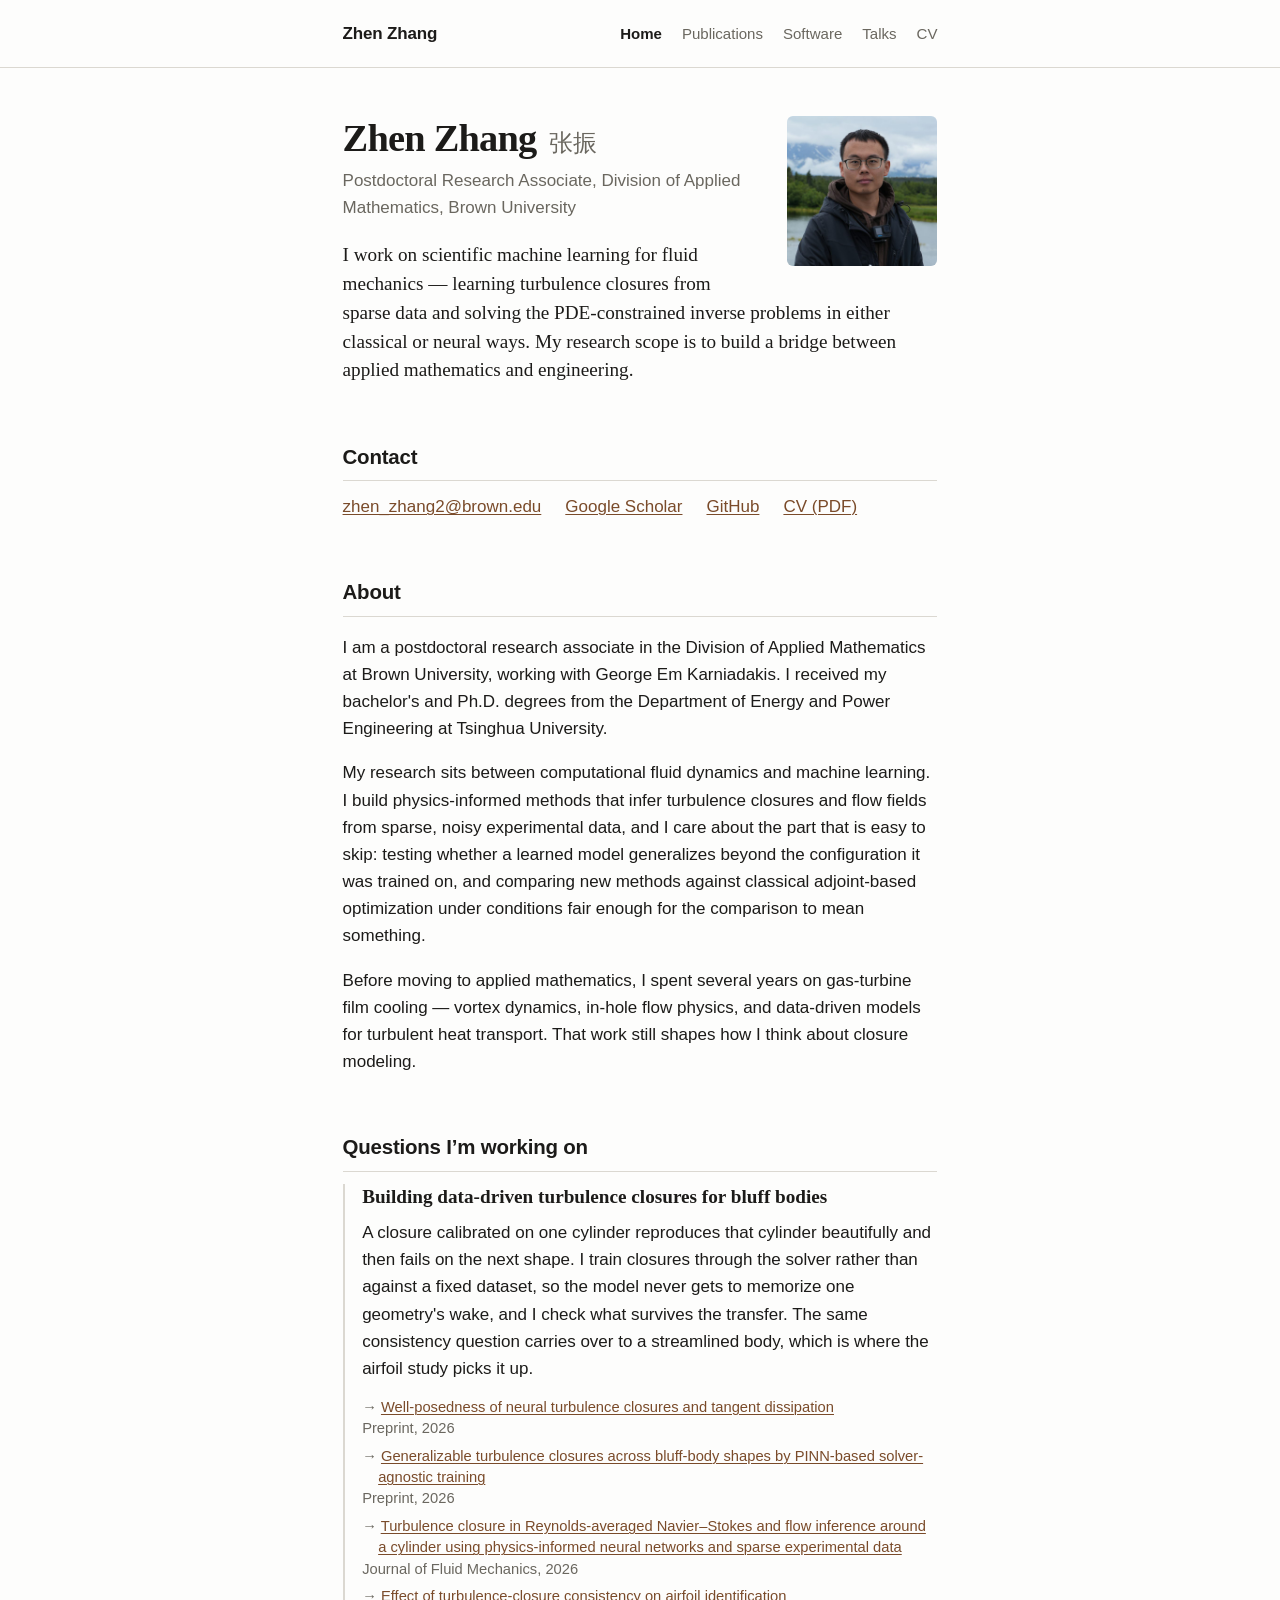
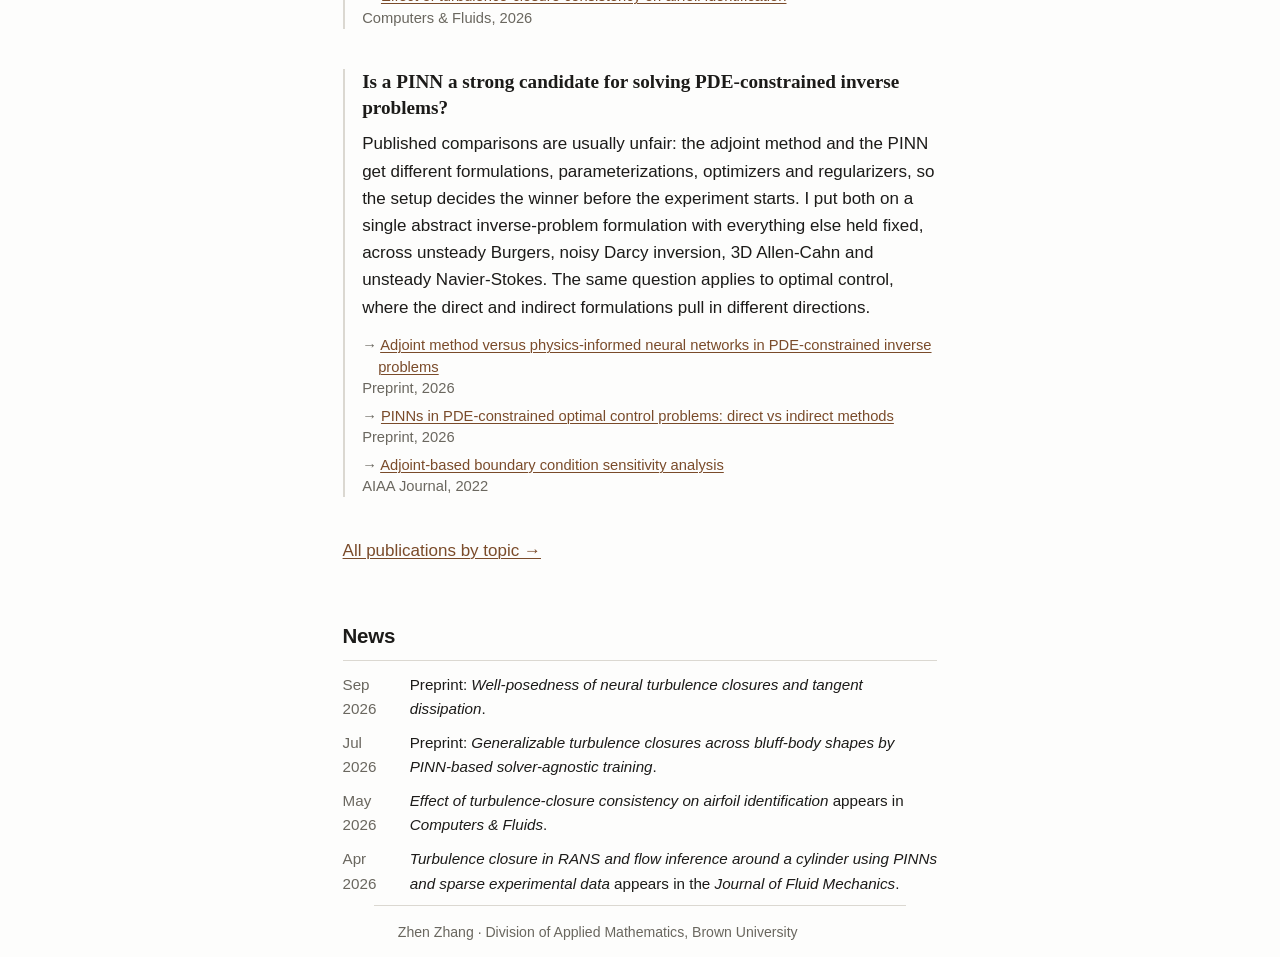
<file: index.html>
<!DOCTYPE html>
<html lang="en">
<head>
<meta charset="utf-8">
<meta name="viewport" content="width=device-width, initial-scale=1">
<title>Zhen Zhang</title>
<meta name="description" content="Zhen Zhang — scientific machine learning for fluid mechanics: turbulence closure, flow inference, and PDE-constrained inverse problems. Division of Applied Mathematics, Brown University.">
<meta name="author" content="Zhen Zhang">
<meta property="og:title" content="Zhen Zhang">
<meta property="og:description" content="Scientific machine learning for fluid mechanics — turbulence closure, flow inference, and PDE-constrained inverse problems.">
<meta property="og:type" content="profile">
<link rel="icon" href="assets/favicon.svg" type="image/svg+xml">
<link rel="stylesheet" href="assets/style.css">
<script type="module" src="assets/site.js"></script>
</head>
<body>

<header class="masthead">
  <div class="wrap">
    <a class="brand" href="index.html">Zhen Zhang</a>
    <nav>
      <a href="index.html" aria-current="page">Home</a>
      <a href="publications.html">Publications</a>
      <a href="software.html">Software</a>
      <a href="talks.html">Talks</a>
      <a href="cv.pdf">CV</a>
    </nav>
  </div>
</header>

<main class="wrap">

  <section class="hero" data-render="hero"></section>

  <noscript>
    <p class="error">This page renders its publication list with JavaScript.
    With JavaScript disabled, see the
    <a href="https://scholar.google.com/citations?user=QUzLPYgAAAAJ&amp;hl=en">Google Scholar profile</a>
    instead.</p>
  </noscript>

  <h2 id="contact">Contact</h2>
  <div data-render="contact"></div>

  <h2 id="about">About</h2>
  <div data-render="about"></div>

  <h2 id="questions">Questions I&rsquo;m working on</h2>
  <div data-render="questions"></div>
  <p><a href="publications.html">All publications by topic &rarr;</a></p>

  <h2 id="news">News</h2>
  <div data-render="news"></div>

</main>

<footer class="wrap">
  <p>Zhen Zhang &middot; Division of Applied Mathematics, Brown University</p>
</footer>

</body>
</html>
</file>
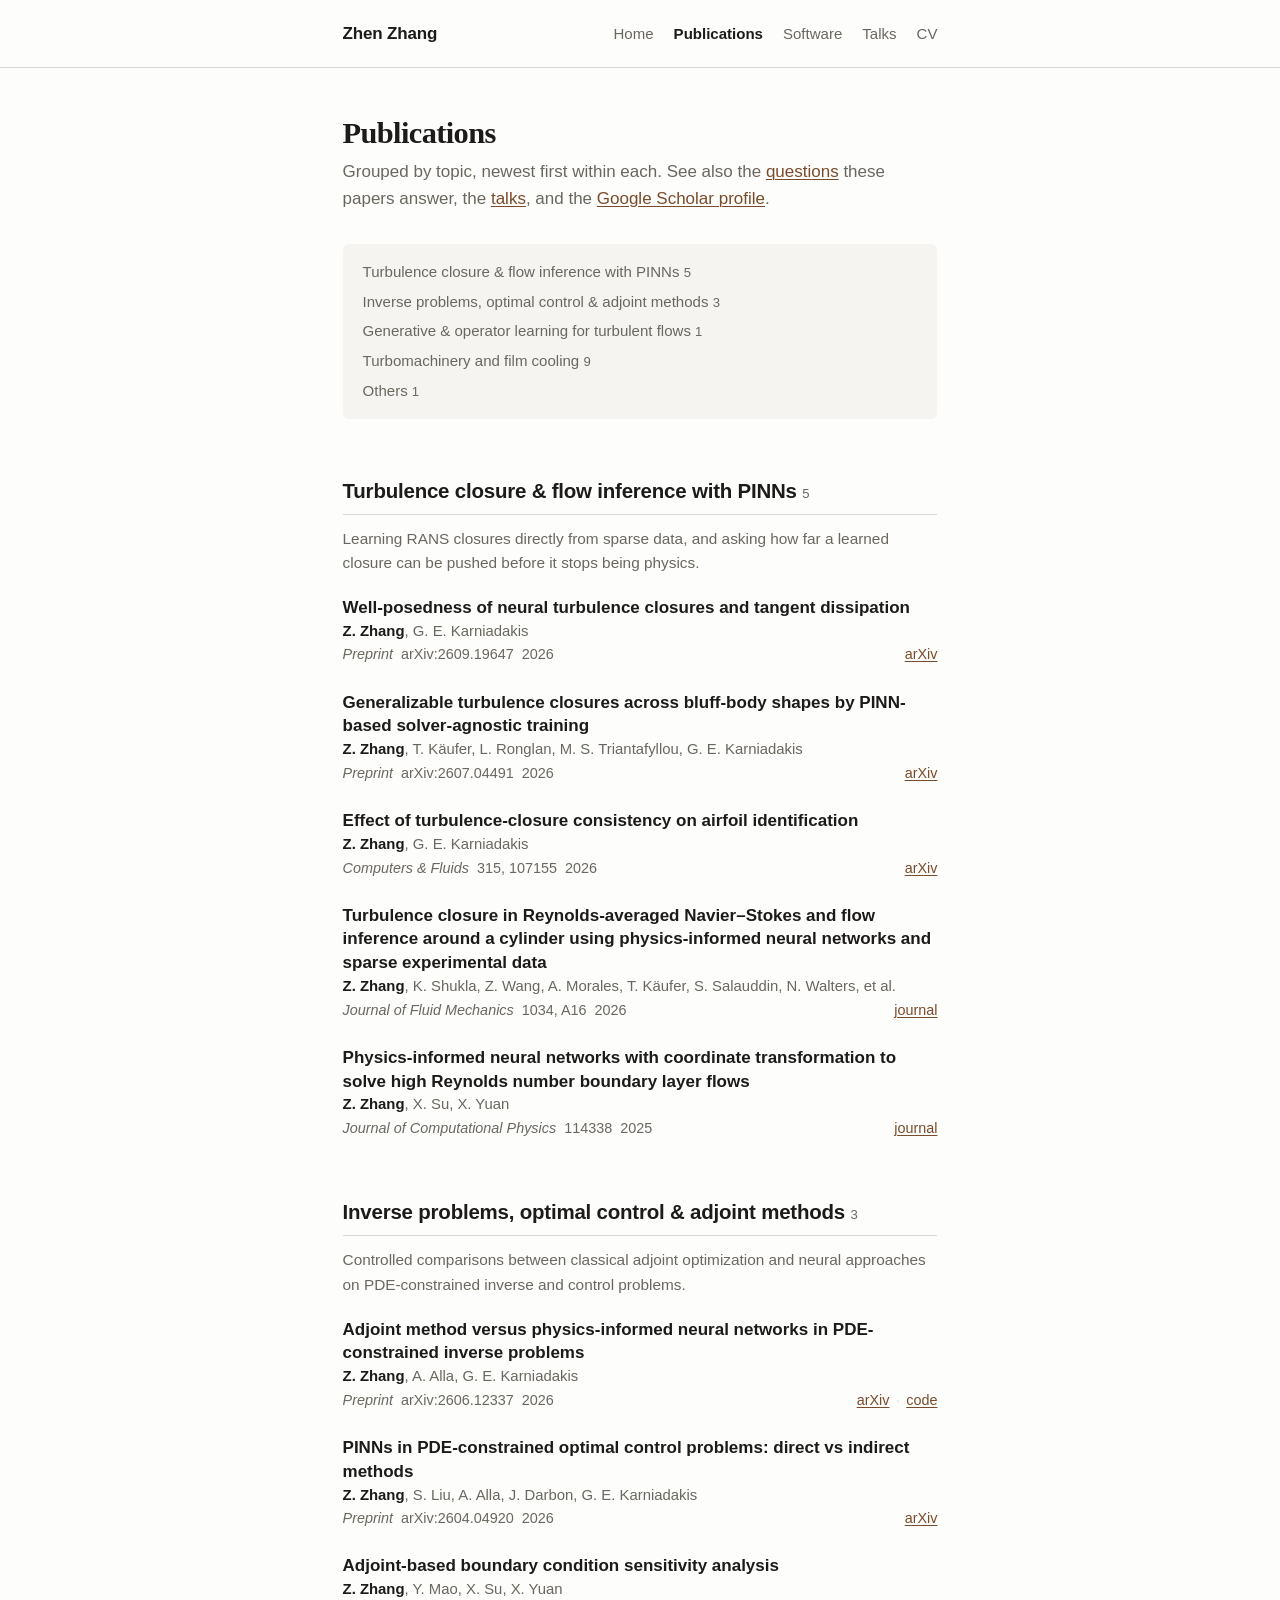
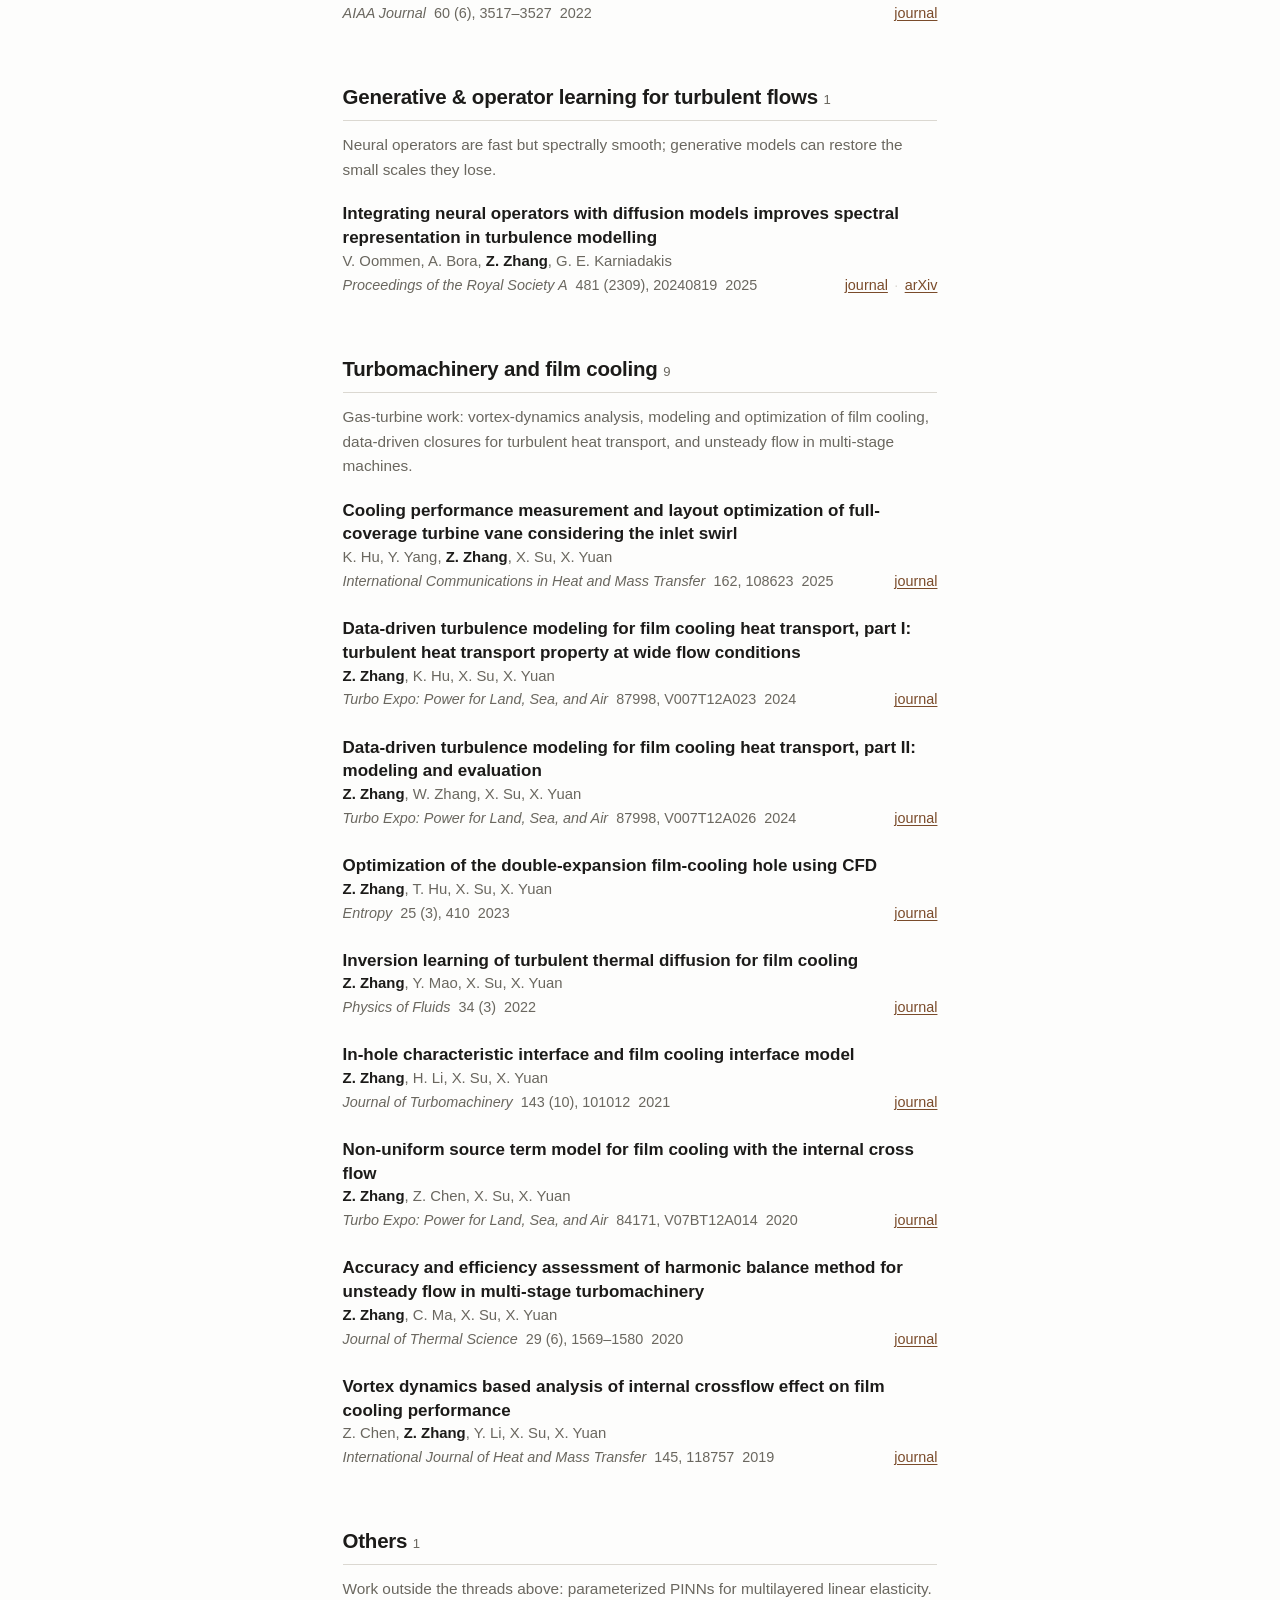
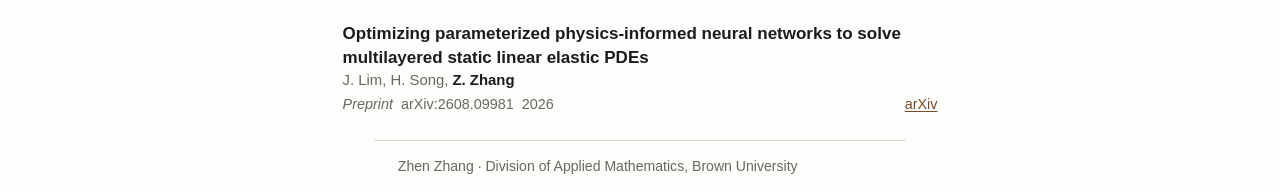
<file: publications.html>
<!DOCTYPE html>
<html lang="en">
<head>
<meta charset="utf-8">
<meta name="viewport" content="width=device-width, initial-scale=1">
<title>Publications — Zhen Zhang</title>
<meta name="description" content="Publications of Zhen Zhang, grouped by research topic: turbulence closure, inverse problems and adjoint methods, generative and operator learning, turbomachinery and film cooling, and others.">
<link rel="icon" href="assets/favicon.svg" type="image/svg+xml">
<link rel="stylesheet" href="assets/style.css">
<script type="module" src="assets/site.js"></script>
</head>
<body>

<header class="masthead">
  <div class="wrap">
    <a class="brand" href="index.html">Zhen Zhang</a>
    <nav>
      <a href="index.html">Home</a>
      <a href="publications.html" aria-current="page">Publications</a>
      <a href="software.html">Software</a>
      <a href="talks.html">Talks</a>
      <a href="cv.pdf">CV</a>
    </nav>
  </div>
</header>

<main class="wrap">

  <div class="page-title">
    <h1>Publications</h1>
    <p>Grouped by topic, newest first within each. See also the
      <a href="index.html#questions">questions</a> these papers answer, the
      <a href="talks.html">talks</a>, and the
      <a href="https://scholar.google.com/citations?user=QUzLPYgAAAAJ&amp;hl=en">Google Scholar profile</a>.</p>
  </div>

  <noscript>
    <p class="error">This page renders its publication list with JavaScript.
    With JavaScript disabled, see the
    <a href="https://scholar.google.com/citations?user=QUzLPYgAAAAJ&amp;hl=en">Google Scholar profile</a>
    instead.</p>
  </noscript>

  <nav class="topic-nav" data-render="topic-nav" aria-label="Topics"></nav>

  <div data-render="topics"></div>

</main>

<footer class="wrap">
  <p>Zhen Zhang &middot; Division of Applied Mathematics, Brown University</p>
</footer>

</body>
</html>
</file>
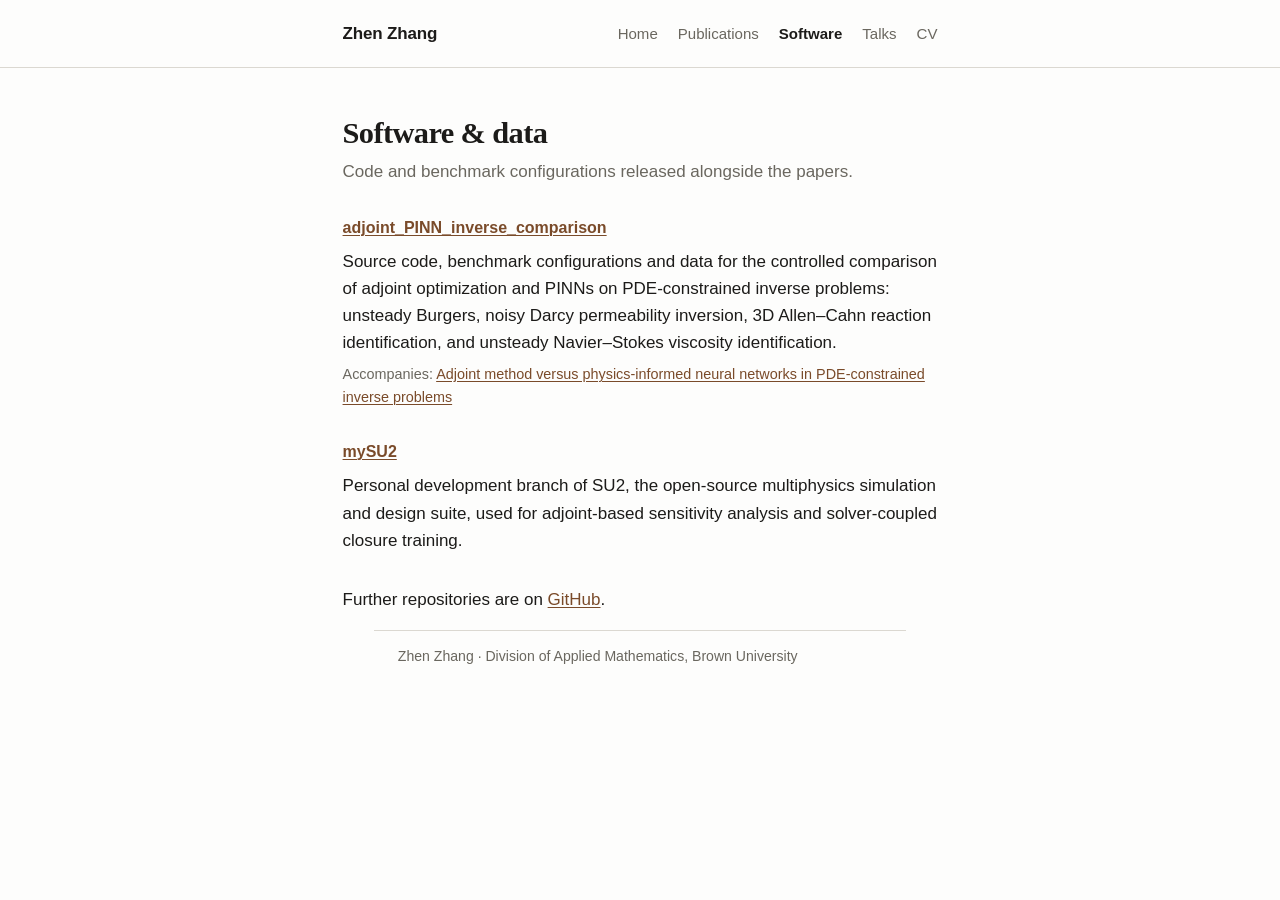
<file: software.html>
<!DOCTYPE html>
<html lang="en">
<head>
<meta charset="utf-8">
<meta name="viewport" content="width=device-width, initial-scale=1">
<title>Software &amp; data — Zhen Zhang</title>
<meta name="description" content="Released code and benchmark data accompanying Zhen Zhang's research in scientific machine learning and computational fluid dynamics.">
<link rel="icon" href="assets/favicon.svg" type="image/svg+xml">
<link rel="stylesheet" href="assets/style.css">
<script type="module" src="assets/site.js"></script>
</head>
<body>

<header class="masthead">
  <div class="wrap">
    <a class="brand" href="index.html">Zhen Zhang</a>
    <nav>
      <a href="index.html">Home</a>
      <a href="publications.html">Publications</a>
      <a href="software.html" aria-current="page">Software</a>
      <a href="talks.html">Talks</a>
      <a href="cv.pdf">CV</a>
    </nav>
  </div>
</header>

<main class="wrap">

  <div class="page-title">
    <h1>Software &amp; data</h1>
    <p>Code and benchmark configurations released alongside the papers.</p>
  </div>

  <div data-render="software"></div>

  <p>Further repositories are on <a href="https://github.com/zhangzhen117">GitHub</a>.</p>

</main>

<footer class="wrap">
  <p>Zhen Zhang &middot; Division of Applied Mathematics, Brown University</p>
</footer>

</body>
</html>
</file>
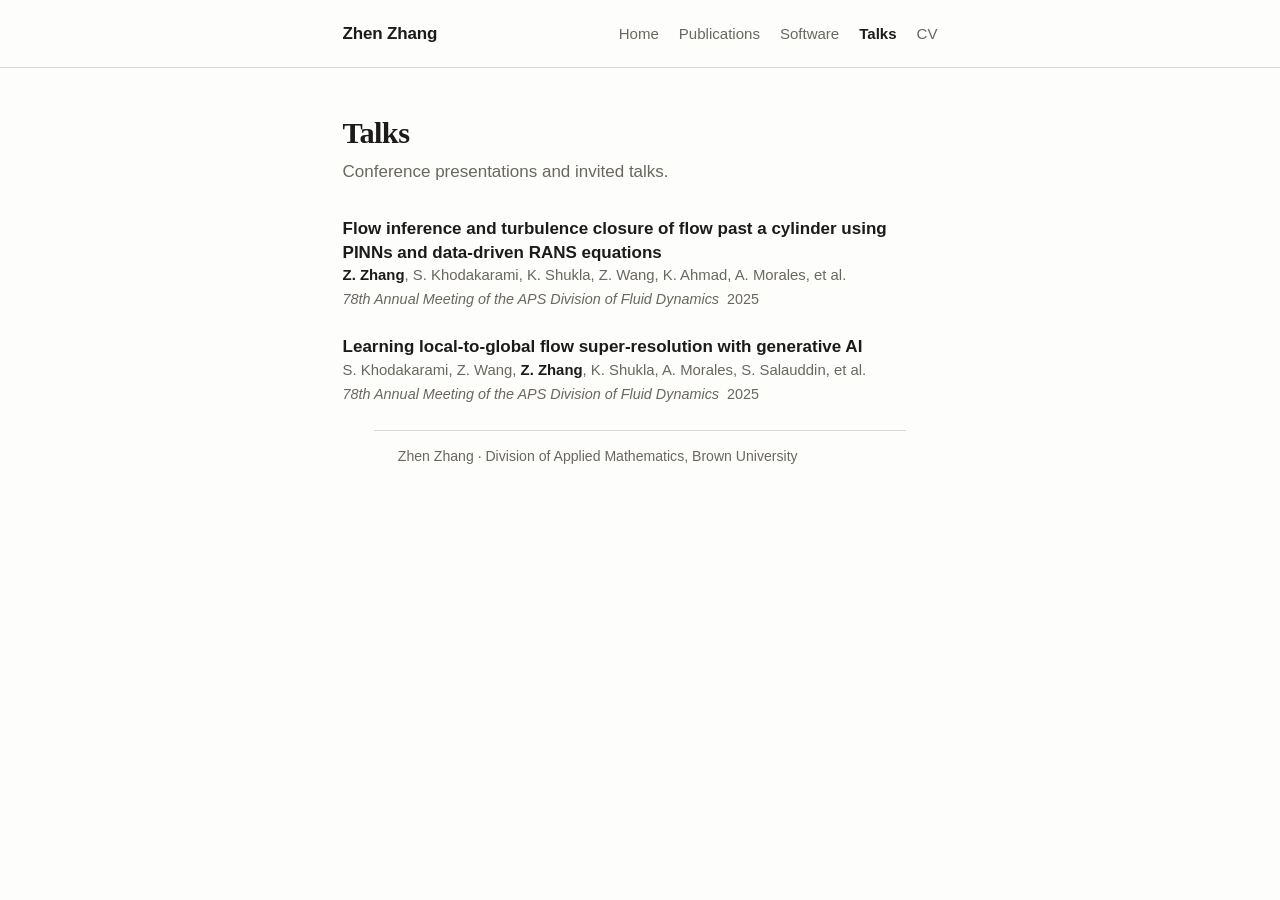
<file: talks.html>
<!DOCTYPE html>
<html lang="en">
<head>
<meta charset="utf-8">
<meta name="viewport" content="width=device-width, initial-scale=1">
<title>Talks — Zhen Zhang</title>
<meta name="description" content="Conference presentations and invited talks by Zhen Zhang.">
<link rel="icon" href="assets/favicon.svg" type="image/svg+xml">
<link rel="stylesheet" href="assets/style.css">
<script type="module" src="assets/site.js"></script>
</head>
<body>

<header class="masthead">
  <div class="wrap">
    <a class="brand" href="index.html">Zhen Zhang</a>
    <nav>
      <a href="index.html">Home</a>
      <a href="publications.html">Publications</a>
      <a href="software.html">Software</a>
      <a href="talks.html" aria-current="page">Talks</a>
      <a href="cv.pdf">CV</a>
    </nav>
  </div>
</header>

<main class="wrap">

  <div class="page-title">
    <h1>Talks</h1>
    <p>Conference presentations and invited talks.</p>
  </div>

  <noscript>
    <p class="error">This page renders its list with JavaScript. With JavaScript
    disabled, see the
    <a href="https://scholar.google.com/citations?user=QUzLPYgAAAAJ&amp;hl=en">Google Scholar profile</a>
    instead.</p>
  </noscript>

  <div data-render="talks"></div>

</main>

<footer class="wrap">
  <p>Zhen Zhang &middot; Division of Applied Mathematics, Brown University</p>
</footer>

</body>
</html>
</file>
<file: assets/style.css>
:root {
  --bg: #fdfdfc;
  --surface: #f5f4f1;
  --text: #1c1b19;
  --muted: #6a675f;
  --faint: #dbd8d1;
  --accent: #7a4b2a;
  --measure: 68ch;
  --font: -apple-system, BlinkMacSystemFont, "Segoe UI", Roboto, "Helvetica Neue",
    Arial, sans-serif;
  --serif: "Iowan Old Style", "Palatino Linotype", Palatino, Georgia, serif;
}

@media (prefers-color-scheme: dark) {
  :root {
    --bg: #161513;
    --surface: #201f1c;
    --text: #e8e6e1;
    --muted: #9c988e;
    --faint: #35332e;
    --accent: #d19a6a;
  }
}

*, *::before, *::after { box-sizing: border-box; }

html { -webkit-text-size-adjust: 100%; }

body {
  margin: 0;
  background: var(--bg);
  color: var(--text);
  font-family: var(--font);
  font-size: 17px;
  line-height: 1.6;
}

.wrap {
  max-width: var(--measure);
  margin: 0 auto;
  padding: 0 1.5rem;
}

a { color: var(--accent); text-decoration-thickness: 1px; text-underline-offset: 2px; }
a:hover { text-decoration-thickness: 2px; }

code {
  font-family: ui-monospace, SFMono-Regular, Menlo, Consolas, monospace;
  font-size: 0.9em;
  background: var(--surface);
  padding: 0.1em 0.35em;
  border-radius: 3px;
}

/* ---------- masthead ---------- */

.masthead {
  border-bottom: 1px solid var(--faint);
  margin-bottom: 3rem;
}

.masthead .wrap {
  display: flex;
  flex-wrap: wrap;
  gap: 0.5rem 1.5rem;
  align-items: baseline;
  justify-content: space-between;
  padding-top: 1.25rem;
  padding-bottom: 1.25rem;
}

.brand {
  font-weight: 600;
  color: var(--text);
  text-decoration: none;
  letter-spacing: -0.01em;
}

nav { display: flex; flex-wrap: wrap; gap: 1.25rem; }

nav a {
  color: var(--muted);
  text-decoration: none;
  font-size: 0.94rem;
}

nav a:hover, nav a[aria-current="page"] { color: var(--text); }
nav a[aria-current="page"] { font-weight: 600; }

/* ---------- headings ---------- */

h1 {
  font-family: var(--serif);
  font-size: 2.4rem;
  line-height: 1.15;
  letter-spacing: -0.02em;
  margin: 0 0 0.4rem;
}

h2 {
  font-size: 1.28rem;
  letter-spacing: -0.01em;
  margin: 3.5rem 0 0.75rem;
  padding-bottom: 0.4rem;
  border-bottom: 1px solid var(--faint);
}

h3 {
  font-family: var(--serif);
  font-size: 1.2rem;
  line-height: 1.35;
  margin: 0 0 0.6rem;
}

.page-title { margin-bottom: 2rem; }
.page-title h1 { font-size: 1.9rem; }
.page-title p { color: var(--muted); margin: 0; }

/* ---------- hero ---------- */

/* Narrow first: photo above the name. */
.hero {
  display: flex;
  flex-direction: column;
  align-items: flex-start;
  gap: 1.25rem;
}

.hero-text { min-width: 0; }

.hero-photo {
  width: 110px;
  height: 110px;
  border-radius: 6px;
  object-fit: cover;
  background: var(--surface);
}

/* Wider: float the photo so a long tagline wraps beside it and then reclaims
   the full measure, instead of running down a column the photo narrowed. */
@media (min-width: 34.0625rem) {
  .hero { display: block; }
  .hero::after { content: ""; display: table; clear: both; }

  .hero-photo {
    float: right;
    width: 150px;
    height: 150px;
    margin: 0 0 1rem 2rem;
  }
}

.name-zh {
  font-size: 0.62em;
  font-weight: 400;
  color: var(--muted);
  letter-spacing: 0.02em;
  margin-left: 0.15em;
  white-space: nowrap;
}

.hero .role { color: var(--muted); margin: 0 0 1.25rem; }

.hero .tagline {
  font-family: var(--serif);
  font-size: 1.2rem;
  line-height: 1.5;
  margin: 0;
}

/* ---------- questions ---------- */

.question {
  margin: 0 0 2.5rem;
  padding-left: 1.1rem;
  border-left: 2px solid var(--faint);
}

.question:hover { border-left-color: var(--accent); }
.question h3 { color: var(--text); }
.question > p { margin: 0 0 0.9rem; }

.pub-refs { list-style: none; margin: 0; padding: 0; }

.pub-ref {
  font-size: 0.92rem;
  line-height: 1.45;
  margin-bottom: 0.4rem;
  padding-left: 1rem;
  text-indent: -1rem;
}

.pub-ref::before { content: "→ "; color: var(--muted); }
.pub-ref-meta { color: var(--muted); display: block; }

/* ---------- topics & publications ---------- */

.topic-nav {
  display: flex;
  flex-direction: column;
  gap: 0.35rem;
  background: var(--surface);
  border-radius: 6px;
  padding: 1rem 1.25rem;
  margin-bottom: 1rem;
}

.topic-nav a { text-decoration: none; font-size: 0.94rem; }
.topic-nav a:hover { text-decoration: underline; }

.count {
  color: var(--muted);
  font-size: 0.82rem;
  font-weight: 400;
  font-variant-numeric: tabular-nums;
}

.topic-blurb { color: var(--muted); margin: 0 0 1.25rem; font-size: 0.96rem; }

.pubs { list-style: none; margin: 0; padding: 0; }

.pub { margin-bottom: 1.5rem; scroll-margin-top: 1.5rem; }
.pub:target { background: var(--surface); border-radius: 4px; padding: 0.6rem 0.8rem; margin-left: -0.8rem; }

.pub-title { font-weight: 600; line-height: 1.4; }
.pub-authors { color: var(--muted); font-size: 0.93rem; }
.pub-authors strong { color: var(--text); font-weight: 600; }

.pub-meta {
  font-size: 0.9rem;
  color: var(--muted);
  display: flex;
  flex-wrap: wrap;
  gap: 0.1rem 0.5rem;
}

.pub-meta .venue { font-style: italic; }
.pub-meta .ref { font-variant-numeric: tabular-nums; }
.pub-meta .links { margin-left: auto; white-space: nowrap; }
.pub-meta .sep { margin: 0 0.4rem; color: var(--faint); }

/* ---------- software, news, contact ---------- */

.software { margin-bottom: 2rem; }
.software h3 { font-family: var(--font); font-size: 1rem; font-weight: 600; }
.software p { margin: 0 0 0.4rem; }
.accompanies { font-size: 0.9rem; color: var(--muted); }

.news { list-style: none; margin: 0; padding: 0; }

.news li {
  display: flex;
  gap: 1rem;
  font-size: 0.95rem;
  margin-bottom: 0.6rem;
}

.news-date {
  color: var(--muted);
  font-variant-numeric: tabular-nums;
  flex: 0 0 3.2rem;
}

.contact {
  list-style: none;
  margin: 0;
  padding: 0;
  display: flex;
  flex-wrap: wrap;
  gap: 0.5rem 1.5rem;
}

.error { color: var(--accent); }

/* ---------- footer ---------- */

footer {
  margin-top: 5rem;
  border-top: 1px solid var(--faint);
  padding: 1.5rem 0 3rem;
  font-size: 0.88rem;
  color: var(--muted);
}

footer a { color: var(--muted); }

/* ---------- narrow screens ---------- */

@media (max-width: 34rem) {
  body { font-size: 16px; }
  h1 { font-size: 1.9rem; }
  .masthead .wrap { flex-direction: column; align-items: flex-start; }
  .pub-meta .links { margin-left: 0; width: 100%; }
}
</file>
